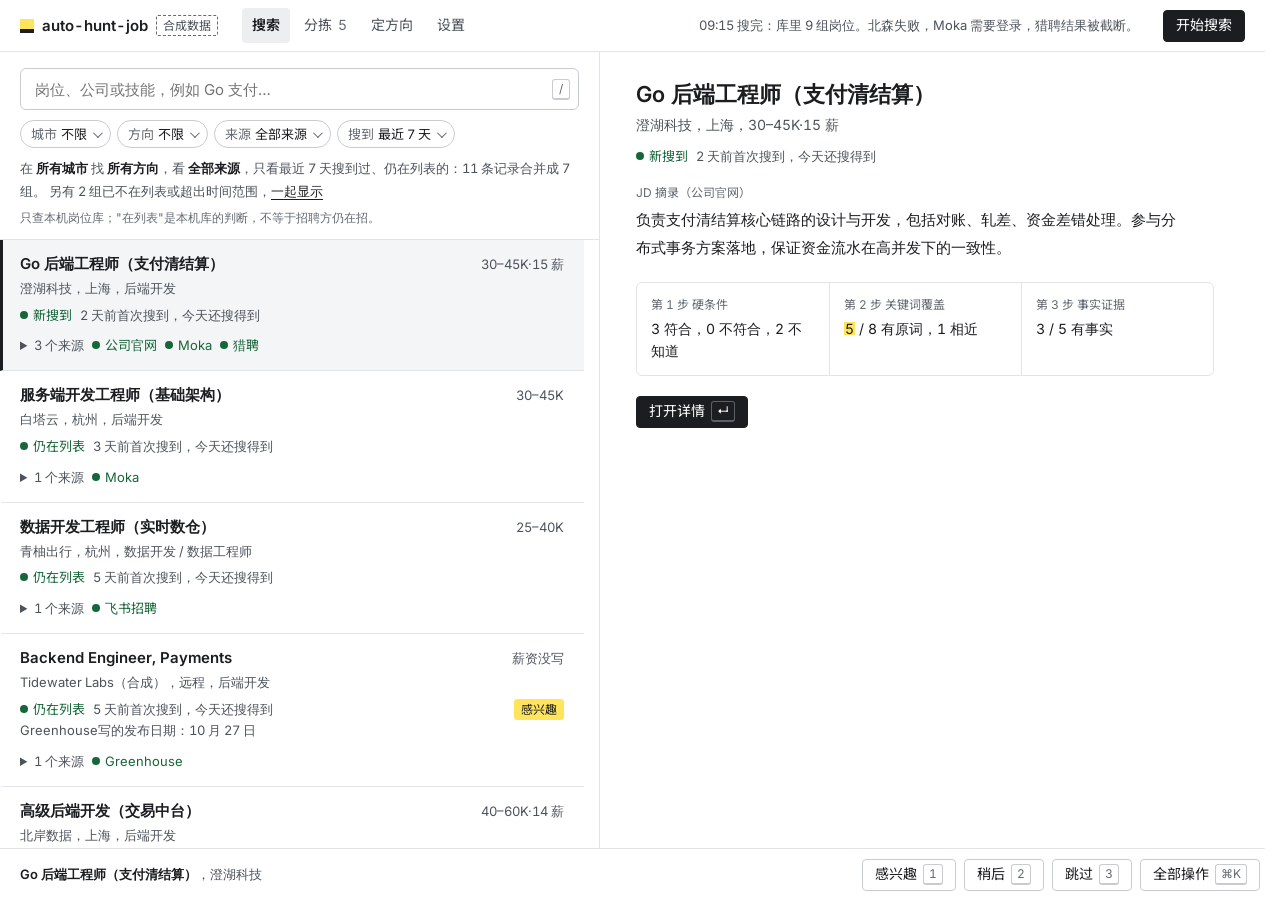
<file: prototypes/final/index.html>
<!doctype html>
<html lang="zh-CN">
<head>
<meta charset="utf-8">
<meta name="viewport" content="width=device-width, initial-scale=1">
<meta http-equiv="Content-Security-Policy" content="default-src 'self'; script-src 'self'; style-src 'self'; img-src 'self' data:">
<title>auto-hunt-job（合并原型）</title>
<link rel="icon" href="data:,">
<link rel="preload" href="../_shared/fonts/inter.woff2" as="font" type="font/woff2" crossorigin>
<link rel="stylesheet" href="style.css">
<script src="../_shared/fontmode.js"></script>
</head>
<body>
<a class="skip" href="#view">跳到主要内容</a>
<header class="top">
  <div class="brand"><span class="logo" aria-hidden="true"></span>auto-hunt-job<span class="synth" title="界面里的公司、岗位和事实都是虚构的">合成数据</span></div>
  <nav class="nav" aria-label="主导航">
    <a href="#/search" data-page="search">搜索</a>
    <a href="#/triage" data-page="triage">分拣 <span class="n" data-count="pending"></span></a>
    <a href="#/orient" data-page="orient">定方向</a>
    <a href="#/settings" data-page="settings">设置</a>
  </nav>
  <p class="run" id="run"></p>
  <button class="btn btn-primary" type="button" id="run-btn">开始搜索</button>
</header>
<main id="view" tabindex="-1"></main>
<div class="bar" id="bar" hidden></div>
<div class="toast" id="toast" role="status" aria-live="polite"></div>
<dialog class="palette" id="palette" aria-label="全部操作">
  <form method="dialog">
    <input id="palette-q" type="text" placeholder="输入操作名称…" autocomplete="off" aria-label="搜索操作">
    <ul id="palette-list"></ul>
  </form>
</dialog>
<script src="data.js"></script>
<script src="../_shared/tip.js"></script>
<script src="app.js"></script>
</body>
</html>
</file>
<file: prototypes/final/style.css>
/* auto-hunt-job 合并原型：A「荧光笔」做整体，岗位详情用 B「批注」的读法。
   一套 token：白纸黑字；荧光笔黄只标关键词覆盖；圆珠笔蓝只用于 AI / 顾问说的话；绿、琥珀、红只表达状态，状态一定配形状和文字。 */
@font-face { font-family: "AH Inter"; src: url("../_shared/fonts/inter.woff2") format("woff2"); font-weight: 300 700; font-display: swap; unicode-range: U+0020-007E, U+00A0-00FF, U+2010-2027, U+2030-203A, U+20AC, U+2122, U+2190-2193, U+21B5, U+2318; }
@font-face { font-family: "AH Sans"; src: url("../_shared/fonts/sans-final.woff2") format("woff2"); font-weight: 400 700; font-display: swap; }

:root {
  /* 颜色 */
  --paper: #ffffff;
  --wash: #f4f5f6;
  --wash-2: #eceef0;
  --rule: #e2e4e7;
  --rule-2: #c8ccd1;
  --ink: #1b1d20;
  --ink-2: #4d535b;
  --ink-3: #646a72;
  --ink-hover: #33373c;
  --marker: #ffe45c;
  --on-marker: #1b1d20;
  --pen: #2041a8;
  --pen-soft: #e9eefb;
  --ok: #17663a;
  --warn: #8a5300;
  --bad: #b3261e;
  /* 间距：4 的倍数 */
  --s1: 4px; --s2: 8px; --s3: 12px; --s4: 16px; --s5: 24px; --s6: 32px; --s7: 48px;
  /* 圆角：标签 2，控件 4，面板 6 */
  --r1: 2px; --r2: 4px; --r3: 6px;
  /* 字号 */
  --fs-xs: 12px; --fs-s: 13px; --fs-m: 14px; --fs-l: 15px; --fs-read: 17px; --fs-h2: 16px; --fs-h1: 24px;
  /* 字体：动态内容（岗位名、JD）不用打包的中文子集；固定界面文字再加一层思源黑体子集 */
  --sys: -apple-system, BlinkMacSystemFont, "PingFang SC", "Hiragino Sans GB", "Microsoft YaHei", "Noto Sans SC", sans-serif;
  --text: "AH Inter", var(--sys);
  --ui: "AH Inter", "AH Sans", var(--sys);
  /* JD 原文用宋体读；没有宋体时回退到无衬线，不回退到 SimSun（见 docs/DESIGN.md 字体一节） */
  --serif: "Songti SC", "STSong", "Noto Serif SC", "Noto Serif CJK SC", "Source Han Serif SC", var(--sys);
  /* 顾问批注用楷体；没有楷体时靠蓝色、左边线和位置认出来 */
  --hand: "Kaiti SC", "STKaiti", "KaiTi", "LXGW WenKai", var(--sys);
  --top: 52px;
  --bar: 52px;
  --measure: 40em;
  /* 深色模式的字重系数和粗体字重，见下方深色一节 */
  --wm: 1;
  --strong: 600;
  color-scheme: light;
}
:root[data-fonts="system"] { --text: var(--sys); --ui: var(--sys); }
:root[data-fonts="windows"] { --serif: "Noto Serif SC", "Noto Serif CJK SC", "Source Han Serif SC", var(--sys); --hand: "KaiTi", "LXGW WenKai", var(--sys); }

* { box-sizing: border-box; font-variation-settings: "wght" calc(var(--fw, 400) * var(--wm)); }
html { -webkit-text-size-adjust: 100%; scrollbar-gutter: stable; scroll-padding-top: calc(var(--top) + 8px); scroll-padding-bottom: calc(var(--bar) + 8px); }
body { margin: 0; background: var(--paper); color: var(--ink); font: var(--fs-m)/1.6 var(--text); --fw: 400; font-variant-numeric: tabular-nums; line-break: strict; text-autospace: normal; text-spacing-trim: normal; }
h1, h2, h3, h4, p, ul, ol, dl, dd { margin: 0; }
ul, ol { padding: 0; list-style: none; }
b, strong, h1, h2, h3, legend, th[scope="col"] { --fw: 600; font-weight: var(--strong); }
a { color: inherit; text-decoration: underline; text-decoration-color: var(--rule-2); text-underline-offset: 3px; }
a:hover { text-decoration-color: var(--ink); }
button, input, select { font: inherit; color: inherit; }
::selection { background: var(--marker); color: var(--on-marker); }
:focus-visible { outline: 2px solid var(--ink); outline-offset: 2px; border-radius: 2px; }
[tabindex="-1"]:focus:not(:focus-visible), h1[tabindex="-1"]:focus, h2[tabindex="-1"]:focus { outline: none; }
.skip { position: absolute; left: -999px; top: 8px; background: var(--ink); color: var(--paper); padding: 6px 10px; z-index: 50; }
.skip:focus { left: 8px; }
.vh { position: absolute; width: 1px; height: 1px; overflow: hidden; clip: rect(0 0 0 0); white-space: nowrap; }
.brand, .nav, .btn, .kbd, .sec-h, .page-h h1, .split button, .filter summary, .kv .h, .summary3 h3, .set h2, .set nav, .form label, .legend,
.back, .tally, .synth, .tri-tag, .struct dt, .compare tbody th, .answers dt, .srcs th, .toast, .palette, .st, .mark, .verdict .step, .jd-h { font-family: var(--ui); }

/* 顶栏 */
.top { position: sticky; top: 0; z-index: 20; height: var(--top); display: flex; align-items: center; gap: var(--s5); padding: 0 20px; background: var(--paper); border-bottom: 1px solid var(--rule); }
.brand { --fw: 600; display: flex; align-items: center; gap: var(--s2); font-weight: var(--strong); font-size: var(--fs-l); white-space: nowrap; }
.logo { width: 14px; height: 14px; background: var(--marker); box-shadow: inset 0 -4px 0 var(--ink); }
.synth { --fw: 400; font-weight: 400; font-size: var(--fs-xs); color: var(--ink-2); border: 1px dashed var(--ink-3); padding: 0 6px; border-radius: var(--r1); }
.nav { display: flex; gap: var(--s1); }
.nav a { text-decoration: none; padding: 6px 10px; border-radius: var(--r2); color: var(--ink-2); white-space: nowrap; }
.nav a:hover { background: var(--wash); color: var(--ink); }
.nav a[aria-current="page"] { --fw: 600; color: var(--ink); background: var(--wash-2); font-weight: var(--strong); }
.nav .n { color: var(--ink-3); --fw: 400; font-weight: 400; margin-left: 2px; }
.run { margin-left: auto; color: var(--ink-2); font-size: var(--fs-s); white-space: nowrap; overflow: hidden; text-overflow: ellipsis; min-width: 0; }

.btn { touch-action: manipulation; display: inline-flex; align-items: center; gap: 6px; min-height: 32px; padding: 0 12px; border: 1px solid var(--rule-2); background: var(--paper); border-radius: var(--r2); cursor: pointer; white-space: nowrap; text-decoration: none; color: var(--ink); transition: transform .12s ease-out, border-color .16s ease-out, background-color .16s ease-out; }
.btn:hover { border-color: var(--ink-3); }
.btn:active { transform: scale(.97); }
.btn:disabled { cursor: progress; opacity: .7; }
.btn-primary { background: var(--ink); color: var(--paper); border-color: var(--ink); }
.btn-primary:hover { background: var(--ink-hover); }
.btn[aria-pressed="true"] { background: var(--marker); border-color: var(--marker); color: var(--on-marker); }
.kbd { font-size: var(--fs-xs); color: var(--ink-3); border: 1px solid var(--rule-2); border-bottom-width: 2px; border-radius: 3px; padding: 0 5px; line-height: 18px; min-width: 18px; text-align: center; }
.btn-primary .kbd { color: var(--paper); border-color: #5c6168; }
.btn[aria-pressed="true"] .kbd { color: #4d535b; border-color: #8a7a2a; }

/* 状态：形状 + 文字（列表、来源） */
.st { display: inline-flex; align-items: baseline; gap: 5px; white-space: nowrap; }
.st::before { content: ""; width: 8px; height: 8px; border-radius: 50%; flex: none; transform: translateY(-1px); }
.st-fresh, .st-ok { color: var(--ok); }
.st-fresh::before, .st-ok::before { background: currentColor; }
.st-warn { color: var(--warn); }
.st-warn::before { background: linear-gradient(90deg, currentColor 50%, transparent 50%); box-shadow: inset 0 0 0 1.5px currentColor; }
.st-off { color: var(--ink-2); }
.st-off::before { content: "✕"; width: auto; height: auto; border-radius: 0; font-size: 11px; line-height: 1; }
.st-bad { color: var(--bad); }
.st-bad::before { content: "✕"; width: auto; height: auto; border-radius: 0; font-size: 11px; line-height: 1; }
.st-muted { color: var(--ink-2); }
.st-muted::before { box-shadow: inset 0 0 0 1.5px currentColor; }

/* 批改符号（匹配解释）：✓ 符合 / 有事实，✗ 不符合 / 没有，？ 不知道，～ 只有相近说法 */
.mark { display: inline-flex; align-items: baseline; gap: 4px; white-space: nowrap; }
.mark::before { font-family: var(--hand); font-size: 1.2em; line-height: 1; }
.mark.ok { color: var(--ok); } .mark.ok::before { content: "✓"; }
.mark.bad { color: var(--bad); } .mark.bad::before { content: "✗"; }
.mark.unknown { color: var(--ink-2); } .mark.unknown::before { content: "？"; }
.mark.near { color: var(--warn); } .mark.near::before { content: "～"; }

/* 荧光笔：关键词覆盖。黄底 = 简历有原词，虚线 = 只有相近说法，波浪线 = 没有 */
.hl { background: linear-gradient(transparent 12%, var(--marker) 12%, var(--marker) 88%, transparent 88%); color: var(--on-marker); padding: 0 1px; }
mark.ev { color: inherit; background: none; }
mark.ev-kw-explicit { background: linear-gradient(transparent 12%, var(--marker) 12%, var(--marker) 88%, transparent 88%); color: var(--on-marker); }
mark.ev-kw-related { text-decoration: underline dashed var(--warn); text-underline-offset: 4px; }
mark.ev-kw-absent, mark.ev-bad { text-decoration: underline wavy var(--bad); text-underline-offset: 4px; text-decoration-thickness: 1px; }
mark.ev-ok { text-decoration: underline solid var(--ok); text-underline-offset: 5px; text-decoration-thickness: 1.5px; }
mark.ev-unknown { text-decoration: underline dotted var(--ink-2); text-underline-offset: 5px; text-decoration-thickness: 1.5px; }
mark.ev.on { outline: 2px solid var(--ink); outline-offset: 1px; }

/* 搜索 */
.search { display: grid; grid-template-columns: minmax(0, 600px) minmax(0, 1fr); height: calc(100vh - var(--top)); }
.search-left { border-right: 1px solid var(--rule); display: flex; flex-direction: column; min-height: 0; }
.qbox { padding: var(--s4) 20px var(--s3); border-bottom: 1px solid var(--rule); }
.qfield { display: flex; align-items: center; gap: 6px; border: 1px solid var(--rule-2); border-radius: var(--r3); padding: 4px 4px 4px 12px; }
.qfield:focus-within { border-color: var(--ink); box-shadow: 0 0 0 1px var(--ink); }
.qfield input { flex: 1; min-width: 0; border: 0; outline: 0; height: 32px; font-size: var(--fs-l); background: none; }
.qfield .kbd { margin-right: 4px; }
.filters { display: flex; flex-wrap: wrap; gap: 6px; margin-top: 10px; }
.filter { position: relative; }
.filter summary { list-style: none; cursor: pointer; display: inline-flex; align-items: center; gap: 4px; min-height: 28px; padding: 0 10px; border: 1px solid var(--rule-2); border-radius: 14px; font-size: var(--fs-s); }
.filter summary::-webkit-details-marker { display: none; }
.filter summary::after { content: ""; width: 6px; height: 6px; border-right: 1.5px solid var(--ink-3); border-bottom: 1.5px solid var(--ink-3); transform: rotate(45deg) translateY(-2px); margin-left: 2px; }
.filter summary .k { color: var(--ink-3); }
.filter[open] summary { border-color: var(--ink); }
.filter .menu { position: absolute; z-index: 10; top: 34px; left: 0; min-width: 190px; max-height: 320px; overflow: auto; background: var(--paper); border: 1px solid var(--rule-2); border-radius: var(--r3); padding: 6px; box-shadow: 0 6px 24px rgba(27, 29, 32, .12); }
.filter label { display: flex; align-items: center; gap: 8px; padding: 5px 8px; border-radius: var(--r2); cursor: pointer; white-space: nowrap; }
.filter label:hover { background: var(--wash); }
.sentence { margin-top: 10px; color: var(--ink-2); font-size: var(--fs-s); }
.sentence b { color: var(--ink); }
.sentence button, .linkish { border: 0; background: none; padding: 2px 0; text-decoration: underline; text-underline-offset: 3px; cursor: pointer; color: var(--ink); }
.apinote { margin-top: 4px; color: var(--ink-3); font-size: var(--fs-xs); }
.results { overflow: auto; flex: 1; scrollbar-gutter: stable; padding-bottom: calc(var(--bar) + 12px); }
.group { border-bottom: 1px solid var(--rule); padding: 12px 20px 12px 17px; border-left: 3px solid transparent; cursor: pointer; }
.group:hover { background: #fafbfb; }
.group[aria-selected="true"] { background: var(--wash); border-left-color: var(--ink); }
.group.closed .g-title { color: var(--ink-2); }
.g-head { display: flex; gap: 12px; align-items: baseline; }
.g-title { --fw: 600; font-size: var(--fs-l); font-weight: var(--strong); text-decoration: none; }
.g-title:hover { text-decoration: underline; }
.g-pay { margin-left: auto; color: var(--ink-2); font-size: var(--fs-s); white-space: nowrap; }
.g-meta { color: var(--ink-2); font-size: var(--fs-s); margin-top: 2px; }
.g-fresh { display: flex; gap: 8px; align-items: baseline; flex-wrap: wrap; margin-top: 6px; font-size: var(--fs-s); }
.g-fresh .d { color: var(--ink-2); }
.tri-tag { margin-left: auto; font-size: var(--fs-xs); color: var(--ink-2); border: 1px solid var(--rule-2); border-radius: 3px; padding: 0 6px; }
.tri-tag[data-v="interested"] { background: var(--marker); border-color: var(--marker); color: var(--on-marker); }
.sources { margin-top: 8px; font-size: var(--fs-s); }
.sources summary { cursor: pointer; color: var(--ink-2); width: fit-content; padding: 2px 0; }
.sources summary .st { margin-left: 8px; }
.kv { display: grid; grid-template-columns: max-content max-content max-content max-content 1fr; gap: 4px 16px; margin-top: 6px; padding: 8px 10px; background: var(--paper); border: 1px solid var(--rule); border-radius: var(--r3); }
.kv .h { color: var(--ink-3); font-size: var(--fs-xs); }
.kv .note { color: var(--ink-2); }
.posted { color: var(--ink-2); font-size: var(--fs-s); }
.peek { overflow: auto; scrollbar-gutter: stable; padding: 28px 36px calc(var(--bar) + 24px); }
.peek h2 { font-size: 22px; line-height: 1.35; max-width: 32em; }
.peek .sub { color: var(--ink-2); margin-top: 4px; }
.peek .excerpt { margin-top: 16px; font-family: var(--serif); font-size: var(--fs-l); line-height: 1.85; max-width: 36em; color: var(--ink); }
.peek .excerpt .from { display: block; font: var(--fs-xs)/1.6 var(--ui); color: var(--ink-3); margin-bottom: 4px; }
.summary3 { display: grid; grid-template-columns: repeat(3, minmax(0, 1fr)); margin-top: 20px; border: 1px solid var(--rule); border-radius: var(--r3); max-width: 720px; }
.summary3 > div { padding: 12px 14px; }
.summary3 > div + div { border-left: 1px solid var(--rule); }
.summary3 h3 { --fw: 400; font-size: var(--fs-xs); color: var(--ink-3); font-weight: 400; }
.summary3 p { margin-top: 4px; }
.actions { display: flex; gap: 8px; margin-top: 20px; flex-wrap: wrap; }
.empty { padding: 40px 20px; max-width: 34em; }
.empty.flush { padding: 0; }
.empty h2 { font-size: var(--fs-h2); }
.empty p { color: var(--ink-2); margin-top: 6px; }
.empty .btn { margin-top: 14px; }
.peek-fresh { margin-top: 10px; }

/* 底部操作条 */
.bar { position: fixed; left: 0; right: 0; bottom: 0; height: var(--bar); z-index: 20; display: flex; align-items: center; gap: 8px; padding: 0 20px; background: var(--paper); border-top: 1px solid var(--rule); }
.bar[hidden] { display: none; }
.bar .cur { color: var(--ink-2); font-size: var(--fs-s); margin-right: auto; white-space: nowrap; overflow: hidden; text-overflow: ellipsis; min-width: 0; }
.bar .cur b { color: var(--ink); }

/* 岗位详情：B 的读法 */
.detail { max-width: 1240px; margin: 0 auto; padding: 20px 28px calc(var(--bar) + 48px); }
.back { font-size: var(--fs-s); color: var(--ink-2); display: inline-block; padding: 4px 0; }
.d-head { margin-top: 10px; display: grid; grid-template-columns: minmax(0, var(--measure)) minmax(240px, 1fr); column-gap: 56px; align-items: start; }
.d-head h1 { font-size: var(--fs-h1); line-height: 1.35; }
.d-head .sub { color: var(--ink-2); margin-top: 4px; }
.d-head .fresh { margin-top: 8px; display: flex; gap: 10px; align-items: baseline; flex-wrap: wrap; font-size: var(--fs-s); }
.d-head .fresh .d { color: var(--ink-2); }
.verdict { margin-top: 28px; display: grid; grid-template-columns: repeat(3, minmax(0, 1fr)); border-top: 1px solid var(--ink); border-bottom: 1px solid var(--rule); }
.verdict section { padding: 14px 20px 18px 0; min-width: 0; }
.verdict section + section { padding-left: 20px; border-left: 1px solid var(--rule); }
.verdict .step { font-size: var(--fs-s); color: var(--ink-2); display: flex; justify-content: space-between; gap: 8px; }
.verdict .score { font: 400 28px/1.2 var(--hand); color: var(--pen); margin-top: 4px; }
.verdict ul { margin-top: 8px; }
.verdict li { padding: 5px 0; display: grid; grid-template-columns: minmax(0, 1fr) auto; gap: 2px 10px; align-items: baseline; border-bottom: 1px dashed var(--rule); }
.verdict li:last-child { border-bottom: 0; }
.verdict li .why { grid-column: 1 / -1; color: var(--ink-2); font-size: var(--fs-s); }
.verdict .note { color: var(--ink-2); font-size: var(--fs-s); margin-top: 10px; }
.kwchips { display: flex; flex-wrap: wrap; gap: 6px; margin-top: 10px; }
.kwchips li { display: inline-flex; align-items: center; gap: 6px; min-height: 26px; padding: 0 8px; border-radius: var(--r2); border: 1px solid var(--rule-2); font-size: var(--fs-s); }
.kwchips li[data-c="explicit"] { background: var(--marker); border-color: var(--marker); color: var(--on-marker); }
.kwchips li[data-c="related"] { border-style: dashed; border-color: var(--warn); }
.kwchips li[data-c="absent"] { color: var(--bad); text-decoration: line-through; text-decoration-thickness: 1px; }
.kwchips .t { font-size: var(--fs-xs); color: var(--ink-2); text-decoration: none; }
.kwchips li[data-c="explicit"] .t { color: #4d535b; }
.legend { display: flex; gap: 14px; flex-wrap: wrap; font-size: var(--fs-xs); color: var(--ink-2); margin-top: 10px; }
.sec-h { display: flex; align-items: baseline; gap: 10px; padding-bottom: 8px; border-bottom: 1px solid var(--ink); margin-top: 40px; }
.sec-h h2 { font-size: var(--fs-h2); }
.sec-h .tally { margin-left: auto; color: var(--ink-2); font-size: var(--fs-s); }
.sec-h.first { margin-top: 0; }
.with-margin { display: grid; grid-template-columns: minmax(0, var(--measure)) minmax(240px, 1fr); column-gap: 56px; }
.jd-h { --fw: 600; font-size: var(--fs-s); font-weight: var(--strong); color: var(--ink-2); margin-top: 22px; }
.para { padding: 8px 0; align-items: start; }
.para p { font-family: var(--serif); font-size: var(--fs-read); line-height: 1.9; }
.para .num { font: var(--fs-xs)/1 var(--ui); color: var(--ink-3); margin-right: 6px; vertical-align: 4px; }
.notes { display: flex; flex-direction: column; gap: 10px; padding-top: 6px; }
.note-m { font-family: var(--hand); color: var(--pen); font-size: 16px; line-height: 1.6; padding-left: 10px; border-left: 2px solid var(--pen-soft); }
.note-m .mk { font-size: 18px; margin-right: 4px; }
.note-m .mk.ok { color: var(--ok); } .note-m .mk.bad { color: var(--bad); } .note-m .mk.unknown { color: var(--ink-2); } .note-m .mk.near { color: var(--warn); }
.note-m .sub { display: block; font: var(--fs-s)/1.6 var(--ui); color: var(--ink-2); }
.struct { display: grid; grid-template-columns: 6em 1fr; max-width: var(--measure); margin-top: 4px; }
.struct dt, .struct dd { padding: 9px 0; border-bottom: 1px solid var(--rule); }
.struct dt { color: var(--ink-3); font-size: var(--fs-s); }
.struct .src { display: block; color: var(--ink-2); font-size: var(--fs-xs); font-family: var(--serif); }
.struct .none { color: var(--ink-2); }
.by { font-size: var(--fs-xs); color: var(--ink-2); margin-top: 10px; }
.fact { display: inline-flex; align-items: center; min-height: 24px; font: var(--fs-xs)/1 var(--ui); color: var(--ink-2); border: 1px solid var(--rule-2); border-radius: 3px; padding: 0 6px; background: var(--paper); margin-left: 4px; }
.fact.pending { border-style: dashed; }
.locate { border: 0; background: none; padding: 4px 0; font-size: var(--fs-xs); color: var(--ink-2); text-decoration: underline; text-underline-offset: 3px; cursor: pointer; margin-left: 6px; }

/* 定方向 / 分拣 / 设置 共用页面 */
.page { max-width: 1240px; margin: 0 auto; padding: 28px 28px 80px; }
.page-h h1 { font-size: var(--fs-h1); }
.page-h p { color: var(--ink-2); margin-top: 4px; max-width: 52em; }
.cols2 { display: grid; grid-template-columns: minmax(0, 5fr) minmax(0, 7fr); gap: 40px; margin-top: 24px; }
.cols2 .sec-h { margin-top: 0; }
.cols2 .sec-h.gap { margin-top: 28px; }
.wide { grid-column: 1 / -1; }
.answers { display: grid; grid-template-columns: 9em 1fr auto; }
.answers dt, .answers dd { padding: 8px 0; border-bottom: 1px solid var(--rule); }
.answers dt { color: var(--ink-2); }
.answers a { font-size: var(--fs-s); display: inline-block; padding: 2px 0; }
.conds { margin-top: 10px; color: var(--ink-2); font-size: var(--fs-s); }
.fq { padding: 14px 0; border-bottom: 1px solid var(--rule); }
.fq fieldset { border: 0; padding: 0; margin: 0; }
.fq legend { padding: 0; }
.fq .ai { color: var(--pen); font-size: var(--fs-xs); margin-left: 6px; }
.fq .opts { display: flex; gap: 6px; flex-wrap: wrap; margin-top: 10px; }
.fq .opts label { display: inline-flex; align-items: center; gap: 6px; border: 1px solid var(--rule-2); border-radius: var(--r2); padding: 4px 10px; cursor: pointer; }
.fq .opts label:has(input:checked) { background: var(--marker); border-color: var(--marker); color: var(--on-marker); }
.compare { width: 100%; border-collapse: collapse; margin-top: 4px; table-layout: fixed; }
.compare th, .compare td { text-align: left; vertical-align: top; padding: 10px 12px 10px 0; border-bottom: 1px solid var(--rule); font-weight: 400; }
.compare thead th { padding-top: 0; }
.compare thead th .nm { display: block; font-size: var(--fs-l); }
.compare thead th .src { --fw: 400; font-weight: 400; font-size: var(--fs-xs); color: var(--pen); }
.compare tbody th { color: var(--ink-3); font-size: var(--fs-s); width: 64px; }
.compare td li { padding: 2px 0 6px; }
.compare td li + li { border-top: 1px dashed var(--rule); padding-top: 6px; }
.compare .refs { display: inline-flex; gap: 2px; flex-wrap: wrap; vertical-align: 1px; }
.compare .why { color: var(--ink); }
.jdref { font: var(--fs-xs)/1 var(--ui); color: var(--ink-2); border-bottom: 1px dotted var(--ink-3); margin-left: 6px; display: inline-flex; align-items: center; min-height: 24px; }
.term { display: inline-flex; align-items: center; min-height: 24px; margin: 0 4px 4px 0; padding: 0 6px; border: 1px solid var(--rule-2); border-radius: 3px; font-size: var(--fs-s); }
.term.off { color: var(--ink-2); border-style: dashed; }
.notnow li { padding: 10px 0; border-bottom: 1px solid var(--rule); }
.notnow span { display: block; color: var(--ink-2); font-size: var(--fs-s); }
.tasks li { display: grid; grid-template-columns: minmax(0, 1fr) auto; gap: 2px 16px; padding: 12px 0; border-bottom: 1px solid var(--rule); align-items: center; }
.tasks .kind { color: var(--ink-3); font-size: var(--fs-xs); grid-column: 1; }
.adopt { display: flex; gap: 8px; margin-top: 16px; flex-wrap: wrap; }
.split { display: flex; gap: 2px; border-bottom: 1px solid var(--rule); margin-top: 16px; overflow-x: auto; }
.split button { border: 0; background: none; padding: 10px 14px; cursor: pointer; color: var(--ink-2); border-bottom: 2px solid transparent; margin-bottom: -1px; white-space: nowrap; font-size: var(--fs-l); }
.split button[aria-selected="true"] { --fw: 600; color: var(--ink); border-bottom-color: var(--ink); font-weight: var(--strong); }
.split .c { margin-left: 6px; --fw: 400; font-weight: 400; color: var(--ink-3); }
.split-help { margin-left: auto; align-self: center; font-size: var(--fs-xs); color: var(--ink-3); white-space: nowrap; padding-left: 12px; }
.titem { display: grid; grid-template-columns: minmax(0, 1fr) auto; gap: 2px 16px; padding: 12px 14px; border-bottom: 1px solid var(--rule); border-left: 3px solid transparent; cursor: pointer; }
.titem[aria-selected="true"] { background: var(--wash); border-left-color: var(--ink); }
.titem .t { --fw: 600; font-weight: var(--strong); font-size: var(--fs-l); }
.titem .m { color: var(--ink-2); font-size: var(--fs-s); }
.titem .more { grid-column: 1 / -1; display: none; margin-top: 8px; }
.titem[aria-selected="true"] .more { display: block; }
.titem .acts { display: flex; gap: 6px; margin-top: 10px; flex-wrap: wrap; }
.titem .right { text-align: right; font-size: var(--fs-s); }
.set { display: grid; grid-template-columns: 180px minmax(0, 1fr); gap: 40px; margin-top: 24px; }
.set nav a { display: block; padding: 6px 10px; border-radius: var(--r2); text-decoration: none; color: var(--ink-2); }
.set nav a:hover { background: var(--wash); color: var(--ink); }
.set section { padding-bottom: 32px; }
.set section + section { border-top: 1px solid var(--rule); padding-top: 24px; }
.set h2 { font-size: var(--fs-h2); }
.set .lead { color: var(--ink-2); margin-top: 4px; max-width: 44em; }
.form { display: grid; grid-template-columns: 8em minmax(0, 420px); gap: 12px 16px; margin-top: 16px; align-items: center; }
.form label, .form .label { color: var(--ink-2); }
.form input[type="text"], .form input[type="password"] { height: 34px; border: 1px solid var(--rule-2); border-radius: var(--r2); padding: 0 10px; background: var(--paper); width: 100%; }
.form .help { grid-column: 2; color: var(--ink-2); font-size: var(--fs-s); margin-top: -6px; }
.meter { height: 6px; background: var(--wash-2); border-radius: 3px; overflow: hidden; margin-top: 6px; }
.meter i { display: block; height: 100%; background: var(--ink); }
.consent { margin-top: 16px; border: 1px solid var(--rule); border-radius: var(--r3); }
.consent label { display: grid; grid-template-columns: auto minmax(0, 1fr); gap: 2px 10px; padding: 12px 14px; cursor: pointer; }
.consent label + label { border-top: 1px solid var(--rule); }
.consent input { margin-top: 4px; }
.consent .n { color: var(--ink-2); font-size: var(--fs-s); grid-column: 2; }
.consent .warn { color: var(--bad); }
.bound { margin-top: 12px; padding: 10px 14px; background: var(--wash); border-radius: var(--r3); font-size: var(--fs-s); }
.srcs { width: 100%; border-collapse: collapse; margin-top: 16px; }
.srcs th, .srcs td { text-align: left; padding: 10px 12px 10px 0; border-bottom: 1px solid var(--rule); vertical-align: top; font-weight: 400; }
.srcs th { color: var(--ink-3); font-size: var(--fs-xs); }
.srcs .note { display: block; color: var(--ink-2); font-size: var(--fs-s); }
.srcs .num { text-align: right; }

/* toast、命令面板、提示框、骨架 */
.toast { position: fixed; left: 50%; bottom: calc(var(--bar) + 16px); transform: translate(-50%, 8px); background: var(--ink); color: var(--paper); padding: 8px 14px; border-radius: var(--r3); font-size: var(--fs-s); opacity: 0; pointer-events: none; transition: opacity .16s ease-out, transform .2s ease-out; z-index: 30; display: flex; gap: 12px; align-items: center; max-width: calc(100vw - 32px); }
.toast.on { opacity: 1; transform: translate(-50%, 0); pointer-events: auto; }
.toast button { background: none; border: 0; color: inherit; text-decoration: underline; cursor: pointer; padding: 2px 0; }
.palette { width: min(560px, calc(100vw - 32px)); border: 1px solid var(--rule-2); border-radius: 8px; padding: 0; background: var(--paper); color: var(--ink); box-shadow: 0 16px 48px rgba(27, 29, 32, .2); }
.palette::backdrop { background: rgba(27, 29, 32, .25); }
.palette input { width: 100%; border: 0; border-bottom: 1px solid var(--rule); height: 48px; padding: 0 16px; font-size: var(--fs-l); outline: 0; background: none; }
.palette ul { max-height: 320px; overflow: auto; padding: 6px; }
.palette li button { width: 100%; display: flex; justify-content: space-between; align-items: center; gap: 12px; border: 0; background: none; padding: 8px 10px; border-radius: var(--r2); cursor: pointer; text-align: left; }
.palette li button:hover, .palette li button:focus-visible { background: var(--wash); outline: none; }
.tip { position: fixed; z-index: 60; max-width: 320px; padding: 6px 10px; background: var(--ink); color: var(--paper); font: var(--fs-s)/1.5 var(--sys); border-radius: var(--r2); pointer-events: none; transform-origin: top center; animation: tip-in .12s ease-out; }
.tip.instant { animation: none; }
@keyframes tip-in { from { opacity: 0; transform: translateY(-2px) scale(.97); } }
[data-tip] { cursor: help; }
.group.sk { min-height: 131px; cursor: default; } /* 实测最常见的结果行高 */
.sk-line { display: block; height: 12px; border-radius: 3px; background: var(--wash-2); margin-top: 10px; }
.sk-line:first-child { margin-top: 2px; height: 16px; width: 55%; }
.sk-line.w80 { width: 80%; } .sk-line.w40 { width: 40%; } .sk-line.w60 { width: 60%; }

/* 深色：不用纯黑纯白（Material 建议深灰底、约 87% 的白字）。浅字看起来更粗（光渗），
   可变字体的 wght 乘 0.9；系统中文字体没有可变轴，粗体从 600 降到 500。荧光笔黄保持亮，黄底上的字固定深色。 */
@media (prefers-color-scheme: dark) {
  :root {
    color-scheme: dark;
    --paper: #17181a; --wash: #1f2123; --wash-2: #282a2d; --rule: #2e3134; --rule-2: #464a4f;
    --ink: #e2e4e7; --ink-2: #a8adb3; --ink-3: #8d9298; --ink-hover: #ffffff;
    --marker: #e9cf47; --pen: #9db2ff; --pen-soft: #252c44; --ok: #63c98b; --warn: #e3a857; --bad: #ff8a80;
    --wm: .9; --strong: 500;
  }
  .btn-primary .kbd { color: var(--paper); border-color: #8d9298; }
  .filter .menu, .palette { box-shadow: 0 0 0 1px var(--rule-2), 0 12px 32px rgba(0, 0, 0, .5); }
  .group:hover { background: #1c1e20; }
}

/* 手机 */
@media (max-width: 760px) {
  :root { --top: 96px; }
  .btn { min-height: 44px; }
  label:has(> input[type="checkbox"]), label:has(> input[type="radio"]) { min-height: 44px; }
  .top { flex-wrap: wrap; height: auto; padding: 10px 14px 0; gap: 8px 12px; }
  .run { display: none; }
  #run-btn { margin-left: auto; min-height: 36px; }
  .nav { order: 3; width: calc(100% + 28px); margin: 0 -14px; padding: 0 10px; overflow-x: auto; border-top: 1px solid var(--rule); }
  .nav a { padding: 12px 10px; border-radius: 0; }
  .nav a[aria-current="page"] { background: none; box-shadow: inset 0 -2px 0 var(--ink); }
  .search { display: block; height: auto; }
  .search-left { border-right: 0; }
  .results { overflow: visible; padding-bottom: 24px; }
  .peek { display: none; }
  .qbox { padding: 12px 14px; }
  .qfield input { font-size: 16px; }
  .group { padding: 12px 14px 12px 11px; }
  .kv { grid-template-columns: max-content 1fr; }
  .kv .h { display: none; }
  .bar { padding: 0 10px; gap: 6px; }
  .bar .cur, .bar .opt { display: none; }
  .bar[data-page="search"] { display: none; }
  .bar .btn { flex: 1; justify-content: center; padding: 0 6px; }
  .detail, .page { padding: 14px 14px calc(var(--bar) + 32px); }
  .d-head, .with-margin { display: block; }
  .d-head h1 { font-size: 21px; }
  .d-head .note-m, .para .notes { margin-top: 8px; }
  .verdict { grid-template-columns: 1fr; }
  .verdict section + section { padding-left: 0; border-left: 0; border-top: 1px solid var(--rule); }
  .cols2, .set { grid-template-columns: 1fr; gap: 28px; }
  .compare, .compare thead, .compare tbody, .compare tr, .compare th, .compare td { display: block; width: auto; }
  .compare thead { display: none; }
  .compare tbody th { padding-bottom: 0; border: 0; }
  .compare td::before { content: attr(data-dir); display: block; --fw: 600; font-weight: var(--strong); font-size: var(--fs-s); color: var(--ink); }
  .answers { grid-template-columns: 7em 1fr auto; }
  .set nav { display: flex; gap: 4px; overflow-x: auto; }
  .form { grid-template-columns: 1fr; }
  .form .help { grid-column: 1; }
  .srcs thead { display: none; }
  .srcs tr { display: grid; grid-template-columns: auto 1fr; gap: 2px 10px; padding: 10px 0; border-bottom: 1px solid var(--rule); }
  .srcs td { border: 0; padding: 0; }
  .srcs td:nth-child(n+3) { grid-column: 2; text-align: left; }
  .split-help { display: none; }
}

@media (prefers-reduced-motion: reduce) {
  *, *::before, *::after { transition: none !important; animation: none !important; scroll-behavior: auto !important; }
}
</file>
